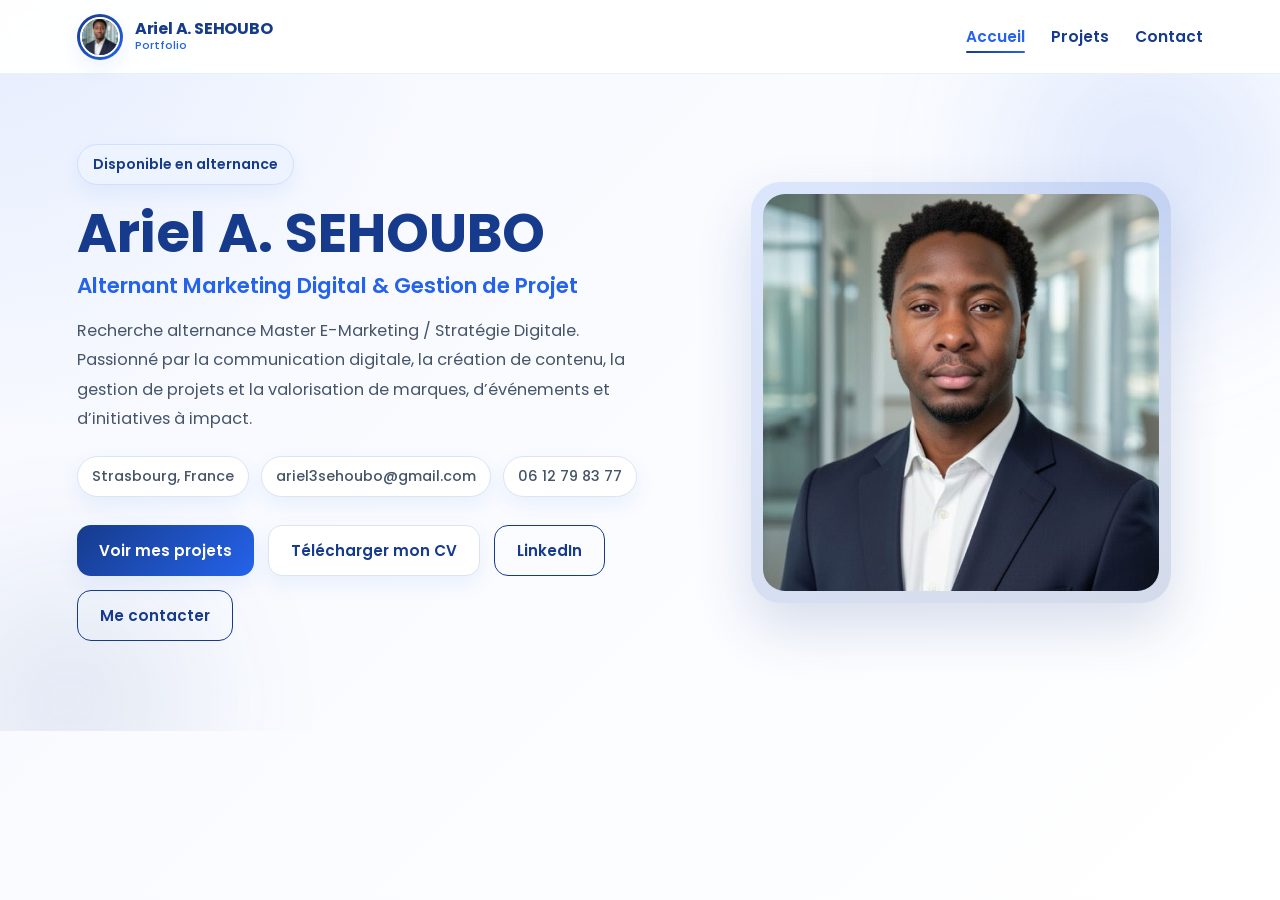
<file: index.html>
<!DOCTYPE html>
<html lang="fr">
<head>
  <meta charset="UTF-8" />
  <meta name="viewport" content="width=device-width, initial-scale=1.0" />
  <title>Ariel A. SEHOUBO | Portfolio</title>

  <link rel="stylesheet" href="style.css" />

  <link rel="preconnect" href="https://fonts.googleapis.com" />
  <link rel="preconnect" href="https://fonts.gstatic.com" crossorigin />
  <link
    href="https://fonts.googleapis.com/css2?family=Poppins:wght@300;400;500;600;700;800&display=swap"
    rel="stylesheet"
  />
</head>
<body>

  <nav class="navbar">
    <div class="nav-brand">
      <a href="index.html" class="brand-link">
        <div class="nav-logo-frame">
          <img src="assets/img/ariel-photo.png" alt="Logo Ariel Sehoubo" class="nav-logo" />
        </div>

        <div class="brand-text">
          <span class="brand-name">Ariel A. SEHOUBO</span>
          <span class="brand-role">Portfolio</span>
        </div>
      </a>
    </div>

    <ul class="nav-menu">
      <li><a href="index.html" class="active">Accueil</a></li>
      <li><a href="projects.html">Projets</a></li>
      <li><a href="contact.html">Contact</a></li>
    </ul>
  </nav>

  <main>
    <section class="hero">
      <div class="hero-background-shape shape-one"></div>
      <div class="hero-background-shape shape-two"></div>

      <div class="hero-container">
        <div class="hero-text">
          <span class="hero-badge">Disponible en alternance</span>

          <h1>
            Ariel A. SEHOUBO
            <span>Alternant Marketing Digital & Gestion de Projet</span>
          </h1>

          <p class="hero-description">
            Recherche alternance Master E-Marketing / Stratégie Digitale.
            Passionné par la communication digitale, la création de contenu,
            la gestion de projets et la valorisation de marques, d’événements
            et d’initiatives à impact.
          </p>

          <div class="hero-info">
            <span>Strasbourg, France</span>
            <span>ariel3sehoubo@gmail.com</span>
            <span>06 12 79 83 77</span>
          </div>

          <div class="buttons">
            <a class="btn btn-primary" href="projects.html">Voir mes projets</a>
            <a class="btn btn-secondary" href="assets/Cv/CV-Ariel-SEHOUBO.pdf" download>
              Télécharger mon CV
            </a>
            <a class="btn btn-outline" href="https://linkedin.com/in/ariel-sehoubo-138772272/" target="_blank">
              LinkedIn
            </a>
            <a class="btn btn-outline" href="contact.html">Me contacter</a>
          </div>
        </div>

        <div class="hero-image">
          <div class="hero-image-frame">
            <img src="assets/img/ariel-photo.png" alt="Photo Ariel Sehoubo" />
          </div>
        </div>
      </div>
    </section>
  </main>

</body>
</html>
</file>
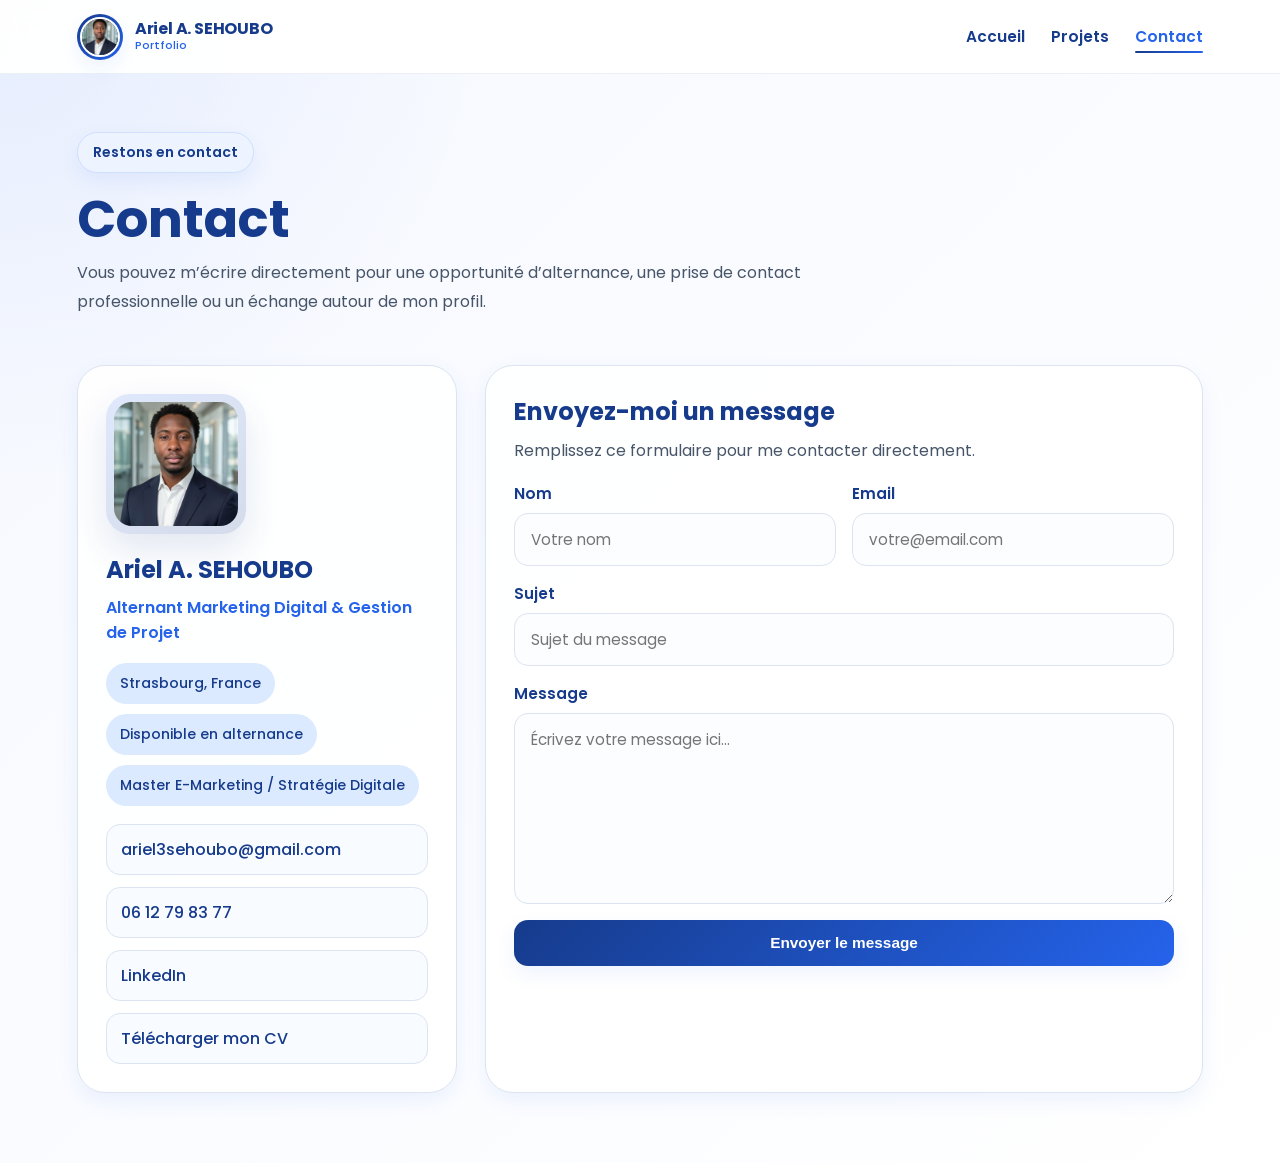
<file: contact.html>
<!DOCTYPE html>
<html lang="fr">
<head>
  <meta charset="UTF-8" />
  <meta name="viewport" content="width=device-width, initial-scale=1.0" />
  <title>Contact | Ariel A. SEHOUBO</title>

  <link rel="stylesheet" href="style.css" />

  <link rel="preconnect" href="https://fonts.googleapis.com" />
  <link rel="preconnect" href="https://fonts.gstatic.com" crossorigin />
  <link
    href="https://fonts.googleapis.com/css2?family=Poppins:wght@300;400;500;600;700;800&display=swap"
    rel="stylesheet"
  />
</head>
<body>

  <nav class="navbar">
    <div class="nav-brand">
      <a href="index.html" class="brand-link">
        <div class="nav-logo-frame">
          <img src="assets/img/ariel-photo.png" alt="Logo Ariel Sehoubo" class="nav-logo" />
        </div>
        <div class="brand-text">
          <span class="brand-name">Ariel A. SEHOUBO</span>
          <span class="brand-role">Portfolio</span>
        </div>
      </a>
    </div>

    <ul class="nav-menu">
      <li><a href="index.html">Accueil</a></li>
      <li><a href="projects.html">Projets</a></li>
      <li><a href="contact.html" class="active">Contact</a></li>
    </ul>
  </nav>

  <main>
    <section class="page-hero">
      <div class="page-hero-container">
        <span class="hero-badge">Restons en contact</span>
        <h1>Contact</h1>
        <p>
          Vous pouvez m’écrire directement pour une opportunité d’alternance,
          une prise de contact professionnelle ou un échange autour de mon profil.
        </p>
      </div>
    </section>

    <section class="contact-section">
      <div class="contact-container-form">

        <div class="contact-info-panel">
          <div class="contact-photo-frame">
            <img src="assets/img/ariel-photo.png" alt="Photo Ariel Sehoubo" />
          </div>

          <h2>Ariel A. SEHOUBO</h2>
          <p class="contact-role">Alternant Marketing Digital & Gestion de Projet</p>

          <div class="contact-badges">
            <span>Strasbourg, France</span>
            <span>Disponible en alternance</span>
            <span>Master E-Marketing / Stratégie Digitale</span>
          </div>

          <div class="contact-links-list">
            <a href="mailto:ariel3sehoubo@gmail.com">ariel3sehoubo@gmail.com</a>
            <a href="tel:+33612798377">06 12 79 83 77</a>
            <a href="https://linkedin.com/in/ariel-sehoubo-138772272/" target="_blank">LinkedIn</a>
            <a href="assets/Cv/CV-Ariel-SEHOUBO.pdf" download>Télécharger mon CV</a>
          </div>
        </div>

        <div class="contact-form-card">
          <h2>Envoyez-moi un message</h2>
          <p>
            Remplissez ce formulaire pour me contacter directement.
          </p>

          <form action="https://formspree.io/f/xzdjdjqv" method="POST" class="contact-form">
            <div class="form-row">
              <div class="form-group">
                <label for="name">Nom</label>
                <input type="text" id="name" name="name" placeholder="Votre nom" required />
              </div>

              <div class="form-group">
                <label for="email">Email</label>
                <input type="email" id="email" name="email" placeholder="votre@email.com" required />
              </div>
            </div>

            <div class="form-group">
              <label for="subject">Sujet</label>
              <input type="text" id="subject" name="subject" placeholder="Sujet du message" required />
            </div>

            <div class="form-group">
              <label for="message">Message</label>
              <textarea id="message" name="message" rows="7" placeholder="Écrivez votre message ici..." required></textarea>
            </div>

            <button type="submit" class="submit-btn">Envoyer le message</button>
          </form>
        </div>

      </div>
    </section>
  </main>

</body>
</html>
</file>
<file: style.css>
/* =========================
   RESET
========================= */
* {
  margin: 0;
  padding: 0;
  box-sizing: border-box;
}

/* =========================
   VARIABLES
========================= */
:root {
  --bg: #f5f8ff;
  --bg-soft: #edf3ff;
  --white: #ffffff;

  --navy: #163b8c;
  --blue: #2563eb;
  --blue-dark: #1d4ed8;
  --blue-light: #dbeafe;

  --text: #0f172a;
  --text-soft: #475569;
  --border: #dbe4f0;

  --shadow-sm: 0 8px 20px rgba(37, 99, 235, 0.08);
  --shadow-md: 0 16px 36px rgba(21, 58, 138, 0.12);
  --shadow-lg: 0 24px 55px rgba(21, 58, 138, 0.16);

  --container: 1200px;
}

/* =========================
   BASE
========================= */
html {
  scroll-behavior: smooth;
}

body {
  font-family: "Poppins", sans-serif;
  background:
    radial-gradient(circle at top left, rgba(37, 99, 235, 0.08), transparent 28%),
    linear-gradient(135deg, var(--bg) 0%, #ffffff 100%);
  color: var(--text);
  min-height: 100vh;
  overflow-x: hidden;
}

img {
  max-width: 100%;
  display: block;
}

/* =========================
   NAVBAR
========================= */
.navbar {
  width: 100%;
  padding: 12px 6%;
  display: flex;
  justify-content: space-between;
  align-items: center;
  background: rgba(255, 255, 255, 0.95);
  border-bottom: 1px solid rgba(22, 59, 140, 0.08);
  backdrop-filter: blur(10px);
  position: sticky;
  top: 0;
  z-index: 1000;
  min-height: 74px;
}

.nav-brand {
  display: flex;
  align-items: center;
}

.brand-link {
  display: flex;
  align-items: center;
  gap: 12px;
  text-decoration: none;
}

.nav-logo-frame {
  width: 46px;
  height: 46px;
  border-radius: 50%;
  padding: 3px;
  background: linear-gradient(135deg, var(--navy), var(--blue));
  box-shadow: var(--shadow-sm);
  flex-shrink: 0;
}

.nav-logo {
  width: 100%;
  height: 100%;
  object-fit: cover;
  border-radius: 50%;
  border: 2px solid var(--white);
}

.brand-text {
  display: flex;
  flex-direction: column;
  justify-content: center;
  line-height: 1.05;
}

.brand-name {
  font-size: 1rem;
  font-weight: 700;
  color: var(--navy);
  letter-spacing: -0.2px;
  white-space: nowrap;
}

.brand-role {
  font-size: 0.7rem;
  font-weight: 500;
  color: var(--blue);
  margin-top: 2px;
}

.nav-menu {
  display: flex;
  align-items: center;
  gap: 26px;
  list-style: none;
}

.nav-menu a {
  text-decoration: none;
  color: var(--navy);
  font-weight: 600;
  font-size: 0.96rem;
  transition: 0.25s ease;
  position: relative;
}

.nav-menu a:hover,
.nav-menu a.active {
  color: var(--blue);
}

.nav-menu a::after {
  content: "";
  position: absolute;
  left: 0;
  bottom: -6px;
  width: 0;
  height: 2px;
  border-radius: 999px;
  background: linear-gradient(90deg, var(--navy), var(--blue));
  transition: 0.25s ease;
}

.nav-menu a:hover::after,
.nav-menu a.active::after {
  width: 100%;
}

/* =========================
   HOME HERO (page d'accueil)
========================= */
.hero {
  position: relative;
  padding: 70px 6% 90px;
  overflow: hidden;
}

.hero-container {
  position: relative;
  z-index: 1;
  max-width: var(--container);
  margin: 0 auto;
  display: grid;
  grid-template-columns: 1.1fr 0.9fr;
  align-items: center;
  gap: 50px;
}

/* Formes décoratives en arrière-plan */
.hero-background-shape {
  position: absolute;
  border-radius: 50%;
  filter: blur(70px);
  opacity: 0.55;
  z-index: 0;
  pointer-events: none;
}

.shape-one {
  width: 420px;
  height: 420px;
  background: radial-gradient(circle, rgba(37, 99, 235, 0.35), transparent 70%);
  top: -120px;
  right: -80px;
}

.shape-two {
  width: 360px;
  height: 360px;
  background: radial-gradient(circle, rgba(22, 59, 140, 0.28), transparent 70%);
  bottom: -150px;
  left: -110px;
}

.hero-text {
  display: flex;
  flex-direction: column;
  align-items: flex-start;
}

/* Le badge "Disponible en alternance" est déjà stylé plus bas,
   on lui donne juste sa marge dans le hero */
.hero .hero-badge {
  margin-bottom: 18px;
}

.hero h1 {
  font-size: clamp(2.2rem, 4.5vw, 3.4rem);
  color: var(--navy);
  line-height: 1.12;
  margin-bottom: 18px;
}

.hero h1 span {
  display: block;
  font-size: clamp(1rem, 1.9vw, 1.35rem);
  font-weight: 600;
  color: var(--blue);
  margin-top: 10px;
}

.hero-description {
  max-width: 560px;
  color: var(--text-soft);
  line-height: 1.8;
  font-size: 1.02rem;
  margin-bottom: 22px;
}

.hero-info {
  display: flex;
  flex-wrap: wrap;
  gap: 12px;
  margin-bottom: 28px;
}

.hero-info span {
  background: var(--white);
  border: 1px solid var(--border);
  border-radius: 999px;
  padding: 9px 14px;
  font-size: 0.9rem;
  font-weight: 500;
  color: var(--text-soft);
  box-shadow: var(--shadow-sm);
}

/* Boutons */
.buttons {
  display: flex;
  flex-wrap: wrap;
  gap: 14px;
}

.btn {
  display: inline-flex;
  align-items: center;
  justify-content: center;
  text-decoration: none;
  font-weight: 600;
  font-size: 0.95rem;
  padding: 13px 22px;
  border-radius: 14px;
  transition: transform 0.25s ease, box-shadow 0.25s ease,
    background 0.25s ease, color 0.25s ease;
}

.btn-primary {
  background: linear-gradient(135deg, var(--navy), var(--blue));
  color: var(--white);
  box-shadow: var(--shadow-sm);
}

.btn-primary:hover {
  transform: translateY(-3px);
  box-shadow: var(--shadow-md);
}

.btn-secondary {
  background: var(--white);
  color: var(--navy);
  border: 1px solid var(--border);
  box-shadow: var(--shadow-sm);
}

.btn-secondary:hover {
  transform: translateY(-3px);
  box-shadow: var(--shadow-md);
}

.btn-outline {
  background: transparent;
  color: var(--navy);
  border: 1.5px solid var(--navy);
}

.btn-outline:hover {
  background: var(--navy);
  color: var(--white);
  transform: translateY(-3px);
}

/* Image du hero */
.hero-image {
  display: flex;
  justify-content: center;
}

.hero-image-frame {
  width: 100%;
  max-width: 420px;
  border-radius: 30px;
  padding: 12px;
  background: linear-gradient(145deg, rgba(37, 99, 235, 0.14), rgba(22, 59, 140, 0.18));
  box-shadow: var(--shadow-lg);
}

.hero-image-frame img {
  width: 100%;
  border-radius: 22px;
  object-fit: cover;
}

/* =========================
   PAGE HERO (Projets / Contact)
========================= */
.page-hero {
  padding: 58px 6% 24px;
}

.page-hero-container {
  max-width: var(--container);
  margin: 0 auto;
}

.hero-badge {
  display: inline-flex;
  align-items: center;
  background: var(--bg-soft);
  color: var(--navy);
  border: 1px solid #cfe0ff;
  border-radius: 999px;
  padding: 9px 15px;
  font-size: 0.88rem;
  font-weight: 600;
  margin-bottom: 18px;
  box-shadow: var(--shadow-sm);
}

.page-hero h1 {
  font-size: clamp(2rem, 4vw, 3.2rem);
  color: var(--navy);
  margin-bottom: 12px;
  line-height: 1.1;
}

.page-hero p {
  max-width: 760px;
  color: var(--text-soft);
  line-height: 1.8;
  font-size: 1rem;
}

/* =========================
   PROJECTS
========================= */
.projects-section {
  padding: 24px 6% 70px;
}

.projects-grid {
  max-width: var(--container);
  margin: 0 auto;
  display: grid;
  gap: 28px;
}

.project-card {
  background: rgba(255, 255, 255, 0.9);
  border: 1px solid var(--border);
  border-radius: 28px;
  padding: 28px;
  box-shadow: var(--shadow-sm);
  transition: transform 0.25s ease, box-shadow 0.25s ease;
}

.project-card:hover {
  transform: translateY(-4px);
  box-shadow: var(--shadow-md);
}

.vertical-project {
  display: grid;
  gap: 22px;
}

.project-header h2 {
  color: var(--navy);
  font-size: 1.6rem;
  margin-bottom: 10px;
}

.project-header p {
  color: var(--text-soft);
  line-height: 1.75;
}

.project-tag {
  display: inline-block;
  background: var(--blue-light);
  color: var(--navy);
  padding: 8px 12px;
  border-radius: 999px;
  font-size: 0.82rem;
  font-weight: 600;
  margin-bottom: 12px;
}

.project-text-block h3 {
  color: var(--navy);
  font-size: 1rem;
  margin-bottom: 10px;
  margin-top: 18px;
}

.project-text-block h3:first-child {
  margin-top: 0;
}

.project-text-block ul {
  padding-left: 18px;
}

.project-text-block li {
  margin-bottom: 10px;
  color: var(--text-soft);
  line-height: 1.7;
}

/* SLIDER */
.project-slider {
  display: flex;
  flex-direction: column;
  gap: 14px;
}

.slider-main {
  position: relative;
  border-radius: 22px;
  overflow: hidden;
  box-shadow: var(--shadow-md);
  border: 1px solid rgba(22, 59, 140, 0.08);
  background: var(--white);
}

.slider-image {
  width: 100%;
  height: 520px;
  object-fit: contain;
  background: #eef3ff;
  cursor: pointer;
  transition: transform 0.35s ease;
}

.slider-main:hover .slider-image {
  transform: scale(1.01);
}

.slider-btn {
  position: absolute;
  top: 50%;
  transform: translateY(-50%);
  width: 42px;
  height: 42px;
  border: none;
  border-radius: 50%;
  background: rgba(22, 59, 140, 0.78);
  color: white;
  font-size: 1.6rem;
  cursor: pointer;
  z-index: 2;
}

.slider-btn.prev {
  left: 12px;
}

.slider-btn.next {
  right: 12px;
}

.slider-thumbs {
  display: flex;
  gap: 10px;
  flex-wrap: wrap;
}

.thumb {
  width: 84px;
  height: 84px;
  object-fit: cover;
  border-radius: 14px;
  border: 2px solid transparent;
  cursor: pointer;
  box-shadow: var(--shadow-sm);
  transition: 0.25s ease;
}

.thumb.active {
  border-color: var(--blue);
  transform: scale(1.03);
}

.video-link-wrapper {
  margin-top: 10px;
}

.video-link {
  display: inline-block;
  text-decoration: none;
  color: var(--white);
  background: linear-gradient(135deg, var(--navy), var(--blue));
  padding: 12px 16px;
  border-radius: 12px;
  font-weight: 600;
  box-shadow: var(--shadow-sm);
}

/* LIGHTBOX */
.lightbox {
  position: fixed;
  inset: 0;
  background: rgba(15, 23, 42, 0.88);
  display: none;
  align-items: center;
  justify-content: center;
  padding: 30px;
  z-index: 3000;
}

.lightbox.open {
  display: flex;
}

.lightbox img {
  max-width: min(1000px, 92vw);
  max-height: 85vh;
  border-radius: 18px;
  box-shadow: var(--shadow-lg);
}

.lightbox-close {
  position: absolute;
  top: 20px;
  right: 24px;
  width: 46px;
  height: 46px;
  border: none;
  border-radius: 50%;
  background: rgba(255, 255, 255, 0.18);
  color: white;
  font-size: 2rem;
  cursor: pointer;
}

/* =========================
   CONTACT
========================= */
.contact-section {
  padding: 24px 6% 70px;
}

.contact-container-form {
  max-width: var(--container);
  margin: 0 auto;
  display: grid;
  grid-template-columns: 380px 1fr;
  gap: 28px;
}

.contact-info-panel,
.contact-form-card {
  background: rgba(255, 255, 255, 0.92);
  border: 1px solid var(--border);
  border-radius: 28px;
  padding: 28px;
  box-shadow: var(--shadow-sm);
}

.contact-photo-frame {
  width: 140px;
  height: 140px;
  border-radius: 24px;
  padding: 8px;
  background: linear-gradient(145deg, rgba(37, 99, 235, 0.14), rgba(22, 59, 140, 0.18));
  box-shadow: var(--shadow-md);
  margin-bottom: 18px;
}

.contact-photo-frame img {
  width: 100%;
  height: 100%;
  object-fit: cover;
  border-radius: 18px;
}

.contact-info-panel h2,
.contact-form-card h2 {
  color: var(--navy);
  margin-bottom: 8px;
}

.contact-role {
  color: var(--blue);
  font-weight: 600;
  margin-bottom: 14px;
}

.contact-badges {
  display: flex;
  flex-wrap: wrap;
  gap: 10px;
  margin: 18px 0;
}

.contact-badges span {
  background: var(--blue-light);
  color: var(--navy);
  border-radius: 999px;
  padding: 10px 14px;
  font-size: 0.88rem;
  font-weight: 500;
}

.contact-links-list {
  display: flex;
  flex-direction: column;
  gap: 12px;
}

.contact-links-list a {
  text-decoration: none;
  color: var(--navy);
  font-weight: 500;
  padding: 12px 14px;
  border-radius: 14px;
  background: #f8fbff;
  border: 1px solid var(--border);
}

.contact-form-card p {
  color: var(--text-soft);
  margin-bottom: 18px;
  line-height: 1.7;
}

.contact-form {
  display: grid;
  gap: 16px;
}

.form-row {
  display: grid;
  grid-template-columns: 1fr 1fr;
  gap: 16px;
}

.form-group {
  display: grid;
  gap: 8px;
}

.form-group label {
  font-weight: 600;
  color: var(--navy);
  font-size: 0.95rem;
}

.form-group input,
.form-group textarea {
  width: 100%;
  border: 1px solid var(--border);
  border-radius: 14px;
  padding: 14px 16px;
  font-family: "Poppins", sans-serif;
  font-size: 0.95rem;
  outline: none;
  background: #fbfdff;
}

.form-group input:focus,
.form-group textarea:focus {
  border-color: var(--blue);
  box-shadow: 0 0 0 4px rgba(37, 99, 235, 0.08);
}

.submit-btn {
  border: none;
  border-radius: 14px;
  padding: 14px 18px;
  font-weight: 700;
  font-size: 0.96rem;
  background: linear-gradient(135deg, var(--navy), var(--blue));
  color: white;
  cursor: pointer;
  box-shadow: var(--shadow-sm);
}

/* =========================
   RESPONSIVE
========================= */
@media (max-width: 992px) {
  .hero-container {
    grid-template-columns: 1fr;
    gap: 36px;
    text-align: center;
  }

  .hero-text {
    align-items: center;
  }

  .hero-description {
    margin-left: auto;
    margin-right: auto;
  }

  .hero-info,
  .buttons {
    justify-content: center;
  }

  .hero-image {
    order: -1;
  }

  .hero-image-frame {
    max-width: 320px;
  }
}

@media (max-width: 900px) {
  .contact-container-form {
    grid-template-columns: 1fr;
  }
}

@media (max-width: 768px) {
  .navbar {
    padding: 12px 5%;
    flex-direction: column;
    align-items: flex-start;
    gap: 10px;
    min-height: auto;
  }

  .nav-menu {
    gap: 16px;
    flex-wrap: wrap;
  }

  .hero {
    padding: 48px 5% 64px;
  }

  .page-hero,
  .projects-section,
  .contact-section {
    padding-left: 5%;
    padding-right: 5%;
  }

  .project-card,
  .contact-info-panel,
  .contact-form-card {
    padding: 22px;
  }

  .slider-image {
    height: 340px;
  }

  .form-row {
    grid-template-columns: 1fr;
  }

  .btn {
    flex: 1 1 auto;
  }
}

@media (max-width: 480px) {
  .navbar {
    padding: 10px 4%;
  }

  .nav-logo-frame {
    width: 36px;
    height: 36px;
  }

  .brand-name {
    font-size: 0.86rem;
  }

  .brand-role {
    font-size: 0.62rem;
  }

  .hero-info {
    flex-direction: column;
    align-items: center;
  }

  .hero-info span {
    width: 100%;
    text-align: center;
  }

  .buttons {
    width: 100%;
  }

  .btn {
    width: 100%;
  }

  .slider-image {
    height: 260px;
  }

  .thumb {
    width: 58px;
    height: 58px;
  }

  .project-card,
  .contact-info-panel,
  .contact-form-card {
    padding: 18px;
  }
}
</file>
